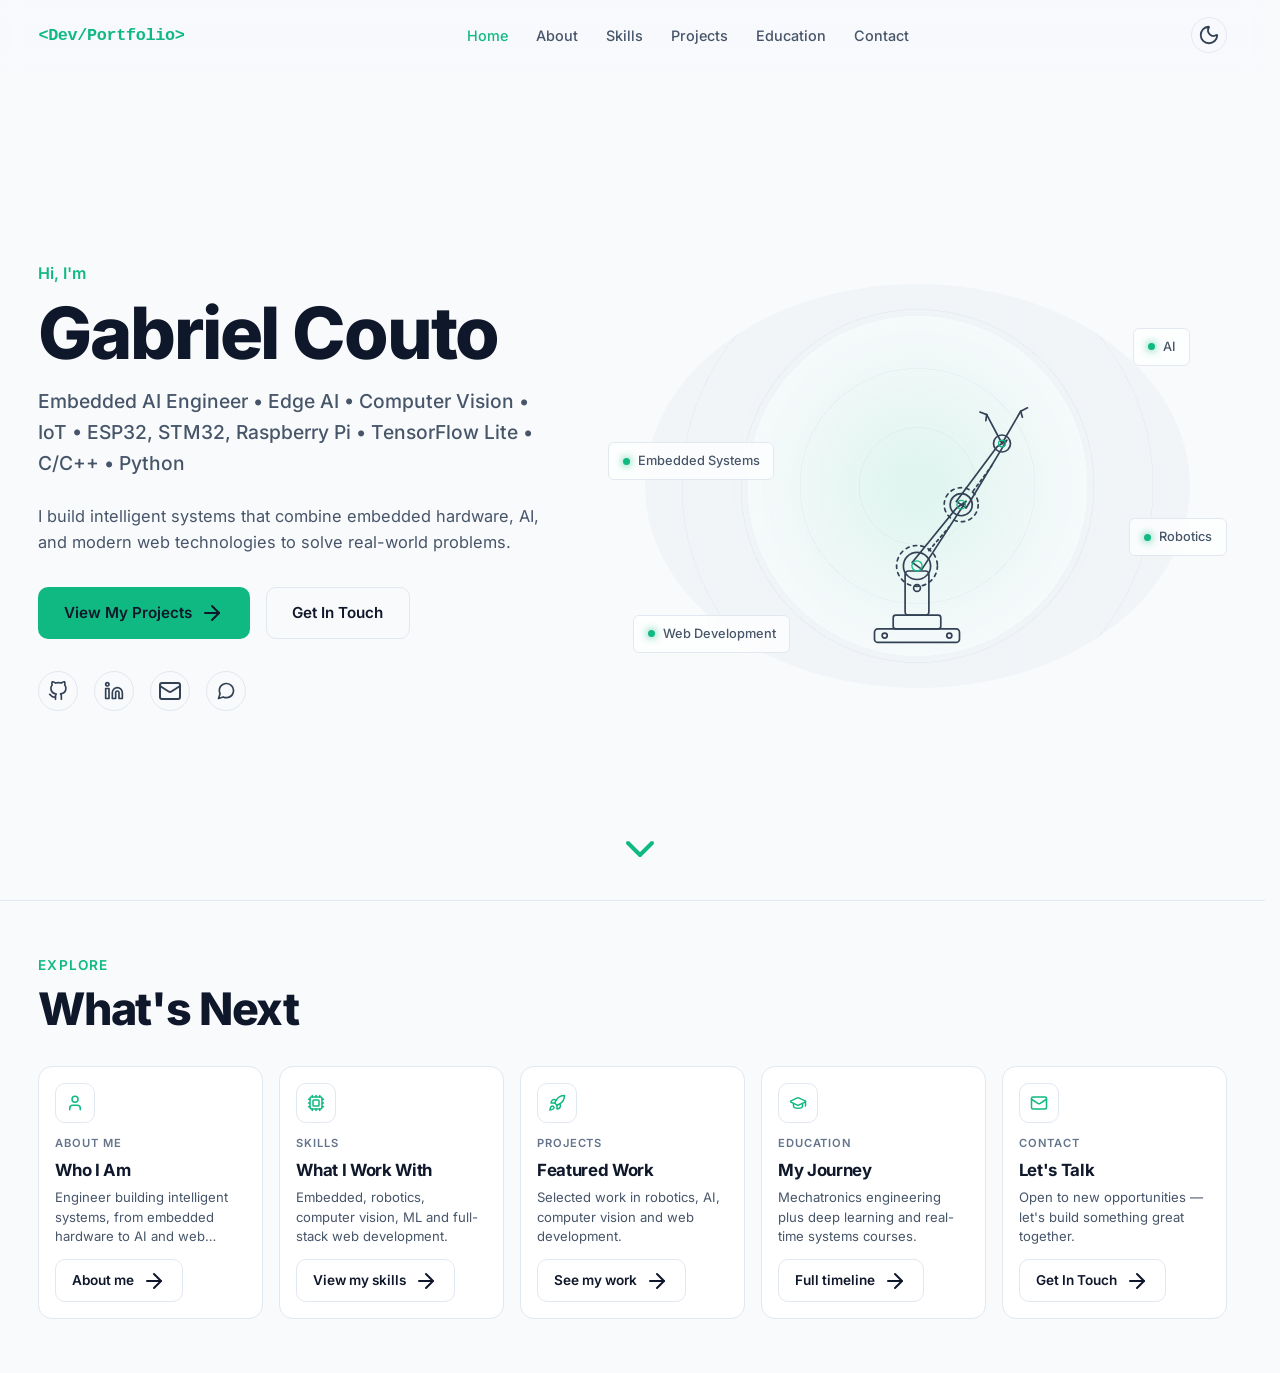
<file: frontend/index.html>
<!DOCTYPE html>
<html lang="en" data-theme="dark">
<head>
  <meta charset="UTF-8">
  <meta name="viewport" content="width=device-width, initial-scale=1.0">
  <title>Gabriel Couto</title>
  <meta name="description" content="Portfolio of Gabriel Couto, Mechatronics Engineer and Full Stack Developer specialized in Robotics, Embedded Systems, AI, Computer Vision and Software Development.">
  <link rel="icon" type="image/png" href="assets/favicon.png">

  <link rel="stylesheet" href="css/fonts.css">
  <link rel="stylesheet" href="css/tokens.css">
  <link rel="stylesheet" href="css/global.css">
  <link rel="stylesheet" href="css/components.css">
  <link rel="stylesheet" href="css/animations.css">
  <link rel="stylesheet" href="css/responsive.css">

  <script>
    (function () {
      try {
        var theme = localStorage.getItem("theme");
        if (theme !== "dark" && theme !== "light") {
          theme = window.matchMedia("(prefers-color-scheme: light)").matches ? "light" : "dark";
        }
        document.documentElement.setAttribute("data-theme", theme);
      } catch (e) {}
    })();
  </script>

  <script src="assets/vendor/lucide.min.js" defer></script>
  <script type="module" src="js/main.js"></script>
</head>
<body>
  <main id="home" class="home-page">

    <header class="site-header">
      <a href="#home" class="logo" aria-label="Back to home">&lt;Dev/Portfolio&gt;</a>

      <nav class="nav" data-nav-menu id="nav-menu" aria-label="Main navigation">
        <ul class="nav__list" role="list">
          <li>
            <a class="nav__link is-active" href="#home" data-nav-link>Home</a>
          </li>
          <li>
            <a class="nav__link" href="pages/about.html#about" data-nav-link>About</a>
          </li>
          <li>
            <a class="nav__link" href="pages/skills.html#skills" data-nav-link>Skills</a>
          </li>
          <li>
            <a class="nav__link" href="index.html#projects" data-coming-soon data-nav-link>Projects</a>
          </li>
          <li>
            <a class="nav__link" href="pages/education.html#education" data-nav-link>Education</a>
          </li>
          <li>
            <a class="nav__link" href="#contact" data-contact-popup data-nav-link>Contact</a>
          </li>
        </ul>
      </nav>

      <div class="header__actions">
        <button class="theme-toggle" type="button" data-theme-toggle aria-label="Toggle theme">
          <i data-lucide="sun"></i>
          <i data-lucide="moon"></i>
        </button>
        <button class="nav-toggle" type="button" data-nav-toggle aria-label="Open menu" aria-expanded="false" aria-controls="nav-menu">
          <i data-lucide="menu"></i>
          <i data-lucide="x"></i>
        </button>
      </div>
    </header>

    <section class="hero" aria-labelledby="hero-title">

      <div class="hero__content">
        <p class="hero__greeting">Hi, I'm</p>

        <h1 id="hero-title" class="hero__title">Gabriel Couto</h1>

        <p class="hero__subtitle">Embedded AI Engineer &bull; Edge AI &bull; Computer Vision &bull; IoT &bull; ESP32, STM32, Raspberry Pi &bull; TensorFlow Lite &bull; C/C++ &bull; Python</p>

        <p class="hero__description">
          I build intelligent systems that combine embedded hardware, AI, and modern web
          technologies to solve real-world problems.
        </p>

        <div class="hero__actions">
          <a class="btn btn--primary" href="#projects" data-coming-soon>
            View My Projects
            <i data-lucide="arrow-right"></i>
          </a>
          <button type="button" class="btn btn--secondary" data-contact-popup>
            Get In Touch
          </button>
        </div>

        <div data-social-links></div>
      </div>

      <div class="hero__visualization" aria-hidden="true">
        <svg class="robotic-arm" viewBox="0 0 400 400" fill="none" stroke-width="2" stroke-linecap="round" stroke-linejoin="round" role="img" aria-label="Wireframe of a robotic arm">
          <g stroke="currentColor">
            <rect x="150" y="368" width="100" height="16" rx="4"/>
            <rect x="172" y="352" width="56" height="16" rx="3"/>
            <rect x="186" y="300" width="28" height="52" rx="4"/>
            <circle cx="200" cy="320" r="4"/>
            <circle cx="200" cy="294" r="16"/>
            <circle cx="200" cy="294" r="24" stroke-dasharray="4 5"/>
            <polygon points="194.3,289.9 246.3,226.1 257.7,217.9 205.7,298.1"/>
            <line x1="214" y1="276" x2="238" y2="248" stroke-dasharray="3 4"/>
            <circle cx="252" cy="222" r="13"/>
            <circle cx="252" cy="222" r="20" stroke-dasharray="4 5"/>
            <polygon points="246.2,218.1 294.2,153.9 305.8,146.1 257.8,225.9"/>
            <line x1="266" y1="206" x2="288" y2="176" stroke-dasharray="3 4"/>
            <circle cx="300" cy="150" r="10"/>
            <path d="M300 150 L322 112"/>
            <path d="M322 112 l8 -4"/>
            <path d="M322 112 l2 7"/>
            <path d="M300 150 L282 116"/>
            <path d="M282 116 l-8 -3"/>
            <path d="M282 116 l-1 7"/>
            <circle cx="162" cy="376" r="3"/>
            <circle cx="238" cy="376" r="3"/>
          </g>
          <g class="accent" stroke-width="1.5">
            <circle cx="200" cy="294" r="6"/>
            <circle cx="252" cy="222" r="5"/>
            <circle cx="300" cy="150" r="4"/>
          </g>
        </svg>

        <div class="tech-tag tech-tag--ai">
          <span class="tech-tag__indicator"></span>
          <span class="tech-tag__label">AI</span>
        </div>

        <div class="tech-tag tech-tag--robotics">
          <span class="tech-tag__indicator"></span>
          <span class="tech-tag__label">Robotics</span>
        </div>

        <div class="tech-tag tech-tag--embedded">
          <span class="tech-tag__indicator"></span>
          <span class="tech-tag__label">Embedded&nbsp;Systems</span>
        </div>

        <div class="tech-tag tech-tag--web">
          <span class="tech-tag__indicator"></span>
          <span class="tech-tag__label">Web&nbsp;Development</span>
        </div>
      </div>

      <a class="hero__scroll" href="#projects" aria-label="Scroll to next section">
        <svg width="60" height="60" viewBox="0 0 24 24" fill="none" stroke="currentColor" stroke-width="2" stroke-linecap="round" stroke-linejoin="round" aria-hidden="true">
          <polyline points="6 9 12 15 18 9"></polyline>
        </svg>
      </a>
    </section>

    <section id="projects" class="home-cards" aria-labelledby="cards-title">
      <header class="home-cards__header">
        <p class="section-label">Explore</p>
        <h2 id="cards-title" class="section-title">What's Next</h2>
      </header>

      <div class="home-cards__grid">

        <a class="home-card" href="pages/about.html#about" aria-label="About me">
          <span class="home-card__icon" aria-hidden="true">
            <i data-lucide="user"></i>
          </span>
          <span class="home-card__body">
            <p class="home-card__label">About Me</p>
            <h3 class="home-card__title">Who I Am</h3>
            <p class="home-card__description">
              Engineer building intelligent systems, from embedded
              hardware to AI and web applications.
            </p>
          </span>
          <span class="btn btn--secondary home-card__button">
            About me <i data-lucide="arrow-right"></i>
          </span>
        </a>

        <a class="home-card" href="pages/skills.html#skills" aria-label="View my skills">
          <span class="home-card__icon" aria-hidden="true">
            <i data-lucide="cpu"></i>
          </span>
          <span class="home-card__body">
            <p class="home-card__label">Skills</p>
            <h3 class="home-card__title">What I Work With</h3>
            <p class="home-card__description">
              Embedded, robotics, computer vision, ML and
              full-stack web development.
            </p>
          </span>
          <span class="btn btn--secondary home-card__button">
            View my skills <i data-lucide="arrow-right"></i>
          </span>
        </a>

        <div class="home-card" role="button" tabindex="0" data-coming-soon aria-label="Projects coming soon">
          <span class="home-card__icon" aria-hidden="true">
            <i data-lucide="rocket"></i>
          </span>
          <span class="home-card__body">
            <p class="home-card__label">Projects</p>
            <h3 class="home-card__title">Featured Work</h3>
            <p class="home-card__description">
              Selected work in robotics, AI, computer
              vision and web development.
            </p>
          </span>
          <span class="btn btn--secondary home-card__button">
            See my work <i data-lucide="arrow-right"></i>
          </span>
        </div>

        <a class="home-card" href="pages/education.html#education" aria-label="Full timeline">
          <span class="home-card__icon" aria-hidden="true">
            <i data-lucide="graduation-cap"></i>
          </span>
          <span class="home-card__body">
            <p class="home-card__label">Education</p>
            <h3 class="home-card__title">My Journey</h3>
            <p class="home-card__description">
              Mechatronics engineering plus deep learning
              and real-time systems courses.
            </p>
          </span>
          <span class="btn btn--secondary home-card__button">
            Full timeline <i data-lucide="arrow-right"></i>
          </span>
        </a>

        <a class="home-card" href="mailto:gabrihcosta@gmail.com" aria-label="Get in touch by email">
          <span class="home-card__icon" aria-hidden="true">
            <i data-lucide="mail"></i>
          </span>
          <span class="home-card__body">
            <p class="home-card__label">Contact</p>
            <h3 class="home-card__title">Let's Talk</h3>
            <p class="home-card__description">
              Open to new opportunities — let's build something
              great together.
            </p>
          </span>
          <span class="btn btn--secondary home-card__button">
            Get In Touch <i data-lucide="arrow-right"></i>
          </span>
        </a>

      </div>
    </section>

    <span id="contact" class="home-cards__anchor" aria-hidden="true"></span>

    <div class="contact-popup" data-contact-popup-modal hidden>
      <div class="contact-popup__backdrop" data-close-contact-popup></div>
      <div class="contact-popup__card" role="dialog" aria-labelledby="contact-popup-title">
        <button type="button" class="contact-popup__close" data-close-contact-popup aria-label="Close">
          <i data-lucide="x"></i>
        </button>
        <p class="contact-popup__title" id="contact-popup-title">Get In Touch</p>
        <p class="contact-popup__message">
          Thanks for reaching out! If you'd like to stay in touch, feel free
          to send me a message through any of these channels.
        </p>
        <div class="contact-popup__channels">
          <a class="contact-popup__channel" href="https://wa.me/5541991870893" target="_blank" rel="noopener noreferrer" aria-label="WhatsApp">
            <svg width="20" height="20" viewBox="0 0 24 24" fill="none" stroke="currentColor" stroke-width="2" stroke-linecap="round" stroke-linejoin="round" aria-hidden="true"><path d="M21 11.5a8.38 8.38 0 0 1-.9 3.8 8.5 8.5 0 0 1-7.6 4.7 8.38 8.38 0 0 1-3.8-.9L3 21l1.9-5.7a8.38 8.38 0 0 1-.9-3.8 8.5 8.5 0 0 1 4.7-7.6 8.38 8.38 0 0 1 3.8-.9h.5a8.48 8.48 0 0 1 8 8v.5z"/></svg>
          </a>
          <a class="contact-popup__channel" href="https://www.linkedin.com/in/gabriel-henrique-couto-da-costa/" target="_blank" rel="noopener noreferrer" aria-label="LinkedIn">
            <svg width="20" height="20" viewBox="0 0 24 24" fill="none" stroke="currentColor" stroke-width="2" stroke-linecap="round" stroke-linejoin="round" aria-hidden="true"><path d="M16 8a6 6 0 0 1 6 6v7h-4v-7a2 2 0 0 0-2-2 2 2 0 0 0-2 2v7h-4v-7a6 6 0 0 1 6-6z"/><rect x="2" y="9" width="4" height="12"/><circle cx="4" cy="4" r="2"/></svg>
          </a>
          <a class="contact-popup__channel" href="mailto:gabrihcosta@gmail.com" aria-label="Email">
            <i data-lucide="mail"></i>
          </a>
        </div>
      </div>
    </div>

    <div data-back-to-top></div>

  </main>
</body>
</html>
</file>
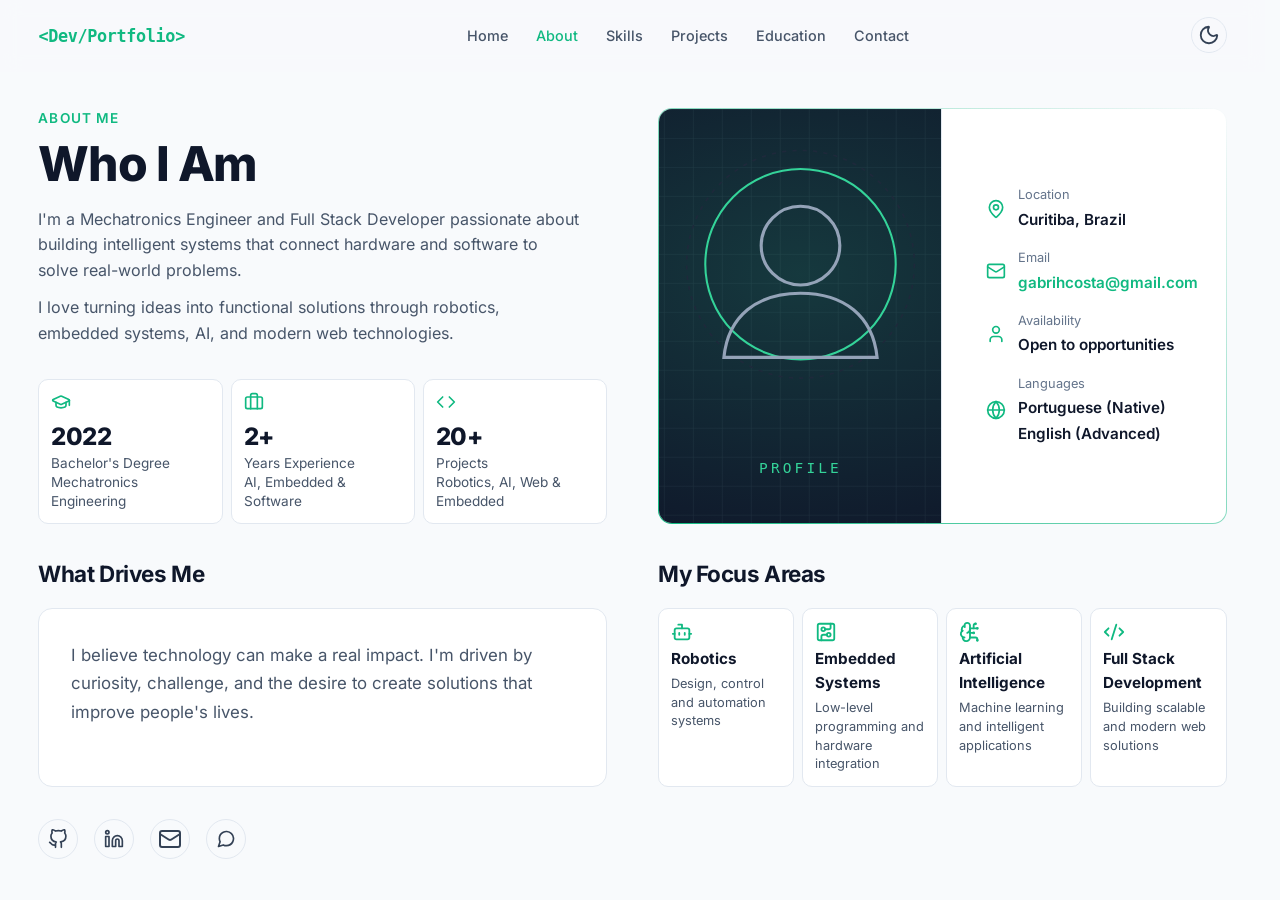
<file: frontend/pages/about.html>
<!DOCTYPE html>
<html lang="en" data-theme="dark">
<head>
  <meta charset="UTF-8">
  <meta name="viewport" content="width=device-width, initial-scale=1.0">
  <title>Gabriel Couto</title>
  <meta name="description" content="About Gabriel Couto, Mechatronics Engineer and Full Stack Developer focused on Robotics, Embedded Systems, AI and modern web technologies.">
  <link rel="icon" type="image/png" href="../assets/favicon.png">

  <link rel="stylesheet" href="../css/fonts.css">
  <link rel="stylesheet" href="../css/tokens.css">
  <link rel="stylesheet" href="../css/global.css">
  <link rel="stylesheet" href="../css/components.css">
  <link rel="stylesheet" href="../css/animations.css">
  <link rel="stylesheet" href="../css/responsive.css">

  <script>
    (function () {
      try {
        var theme = localStorage.getItem("theme");
        if (theme !== "dark" && theme !== "light") {
          theme = window.matchMedia("(prefers-color-scheme: light)").matches ? "light" : "dark";
        }
        document.documentElement.setAttribute("data-theme", theme);
      } catch (e) {}
    })();
  </script>

  <script src="../assets/vendor/lucide.min.js" defer></script>
  <script type="module" src="../js/pages/about.js"></script>
</head>
<body>
  <main id="about" class="home-page about-page">

    <header class="site-header">
      <a href="../index.html#home" class="logo" aria-label="Back to home">&lt;Dev/Portfolio&gt;</a>

      <nav class="nav" data-nav-menu id="nav-menu" aria-label="Main navigation">
        <ul class="nav__list" role="list">
          <li>
            <a class="nav__link" href="../index.html#home" data-nav-link>Home</a>
          </li>
          <li>
            <a class="nav__link is-active" href="#about" data-nav-link>About</a>
          </li>
          <li>
            <a class="nav__link" href="../pages/skills.html#skills" data-nav-link>Skills</a>
          </li>
          <li>
            <a class="nav__link" href="../index.html#projects" data-coming-soon data-nav-link>Projects</a>
          </li>
          <li>
            <a class="nav__link" href="../pages/education.html#education" data-nav-link>Education</a>
          </li>
          <li>
            <a class="nav__link" href="../index.html#contact-popup" data-nav-link>Contact</a>
          </li>
        </ul>
      </nav>

      <div class="header__actions">
        <button class="theme-toggle" type="button" data-theme-toggle aria-label="Toggle theme">
          <i data-lucide="sun"></i>
          <i data-lucide="moon"></i>
        </button>
        <button class="nav-toggle" type="button" data-nav-toggle aria-label="Open menu" aria-expanded="false" aria-controls="nav-menu">
          <i data-lucide="menu"></i>
          <i data-lucide="x"></i>
        </button>
      </div>
    </header>

    <section class="about-section" aria-labelledby="about-title">

      <div class="about-layout">

        <div class="about-content">
          <header class="section-header">
            <p class="section-label">About Me</p>
            <h1 id="about-title" class="section-title">Who I Am</h1>
            <p class="section-description">
              I'm a Mechatronics Engineer and Full Stack Developer passionate about building
              intelligent systems that connect hardware and software to solve real-world
              problems.
            </p>
            <p class="section-description">
              I love turning ideas into functional solutions through robotics, embedded
              systems, AI, and modern web technologies.
            </p>
          </header>

          <section class="highlights" aria-label="Professional highlights">
            <div class="highlights-grid" data-highlights-grid></div>
          </section>
        </div>

        <div class="profile-panel" aria-label="Profile information">
          <img class="profile-image" src="../assets/profile.svg" alt="Gabriel Couto, Mechatronics Engineer and Full Stack Developer">

          <ul class="profile-info" role="list" data-profile-info></ul>
        </div>

        <section class="drives" aria-labelledby="drives-title">
          <h2 id="drives-title" class="subheading">What Drives Me</h2>
          <blockquote class="quote-card">
            <span class="quote-card__mark" aria-hidden="true">&ldquo;</span>
            <p>
              I believe technology can make a real impact. I'm driven by curiosity,
              challenge, and the desire to create solutions that improve people's lives.
            </p>
          </blockquote>
        </section>

        <section class="focus" aria-labelledby="focus-title">
          <h2 id="focus-title" class="subheading">My Focus Areas</h2>
          <div class="focus-grid" data-focus-grid></div>
        </section>

      </div>

      <div class="page-social">
        <div data-social-links></div>
      </div>

    </section>

    <div data-back-to-top></div>

  </main>
</body>
</html>
</file>
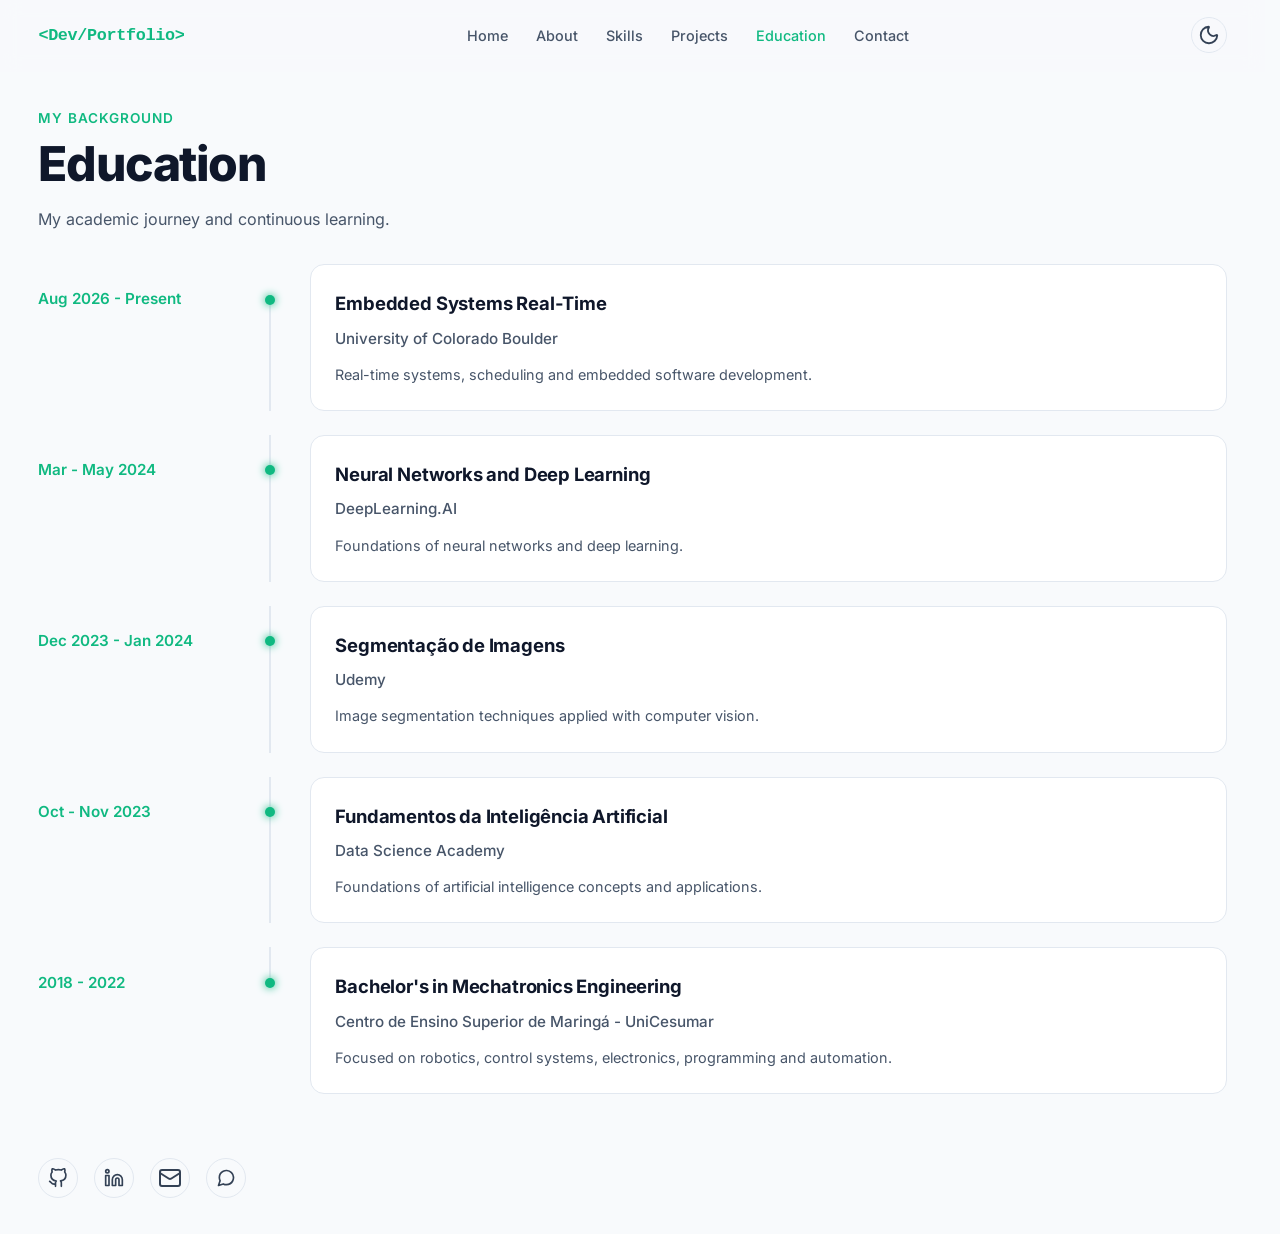
<file: frontend/pages/education.html>
<!DOCTYPE html>
<html lang="en" data-theme="dark">
<head>
  <meta charset="UTF-8">
  <meta name="viewport" content="width=device-width, initial-scale=1.0">
  <title>Gabriel Couto</title>
  <meta name="description" content="Education of Gabriel Couto: Bachelor's in Mechatronics Engineering, continuous learning and AI specialization.">
  <link rel="icon" type="image/png" href="../assets/favicon.png">

  <link rel="stylesheet" href="../css/fonts.css">
  <link rel="stylesheet" href="../css/tokens.css">
  <link rel="stylesheet" href="../css/global.css">
  <link rel="stylesheet" href="../css/components.css">
  <link rel="stylesheet" href="../css/animations.css">
  <link rel="stylesheet" href="../css/responsive.css">

  <script>
    (function () {
      try {
        var theme = localStorage.getItem("theme");
        if (theme !== "dark" && theme !== "light") {
          theme = window.matchMedia("(prefers-color-scheme: light)").matches ? "light" : "dark";
        }
        document.documentElement.setAttribute("data-theme", theme);
      } catch (e) {}
    })();
  </script>

  <script src="../assets/vendor/lucide.min.js" defer></script>
  <script type="module" src="../js/pages/education.js"></script>
</head>
<body>
  <main id="education" class="home-page education-page">

    <header class="site-header">
      <a href="../index.html#home" class="logo" aria-label="Back to home">&lt;Dev/Portfolio&gt;</a>

      <nav class="nav" data-nav-menu id="nav-menu" aria-label="Main navigation">
        <ul class="nav__list" role="list">
          <li>
            <a class="nav__link" href="../index.html#home" data-nav-link>Home</a>
          </li>
          <li>
            <a class="nav__link" href="../pages/about.html#about" data-nav-link>About</a>
          </li>
          <li>
            <a class="nav__link" href="../pages/skills.html#skills" data-nav-link>Skills</a>
          </li>
          <li>
            <a class="nav__link" href="../index.html#projects" data-coming-soon data-nav-link>Projects</a>
          </li>
          <li>
            <a class="nav__link is-active" href="#education" data-nav-link>Education</a>
          </li>
          <li>
            <a class="nav__link" href="../index.html#contact-popup" data-nav-link>Contact</a>
          </li>
        </ul>
      </nav>

      <div class="header__actions">
        <button class="theme-toggle" type="button" data-theme-toggle aria-label="Toggle theme">
          <i data-lucide="sun"></i>
          <i data-lucide="moon"></i>
        </button>
        <button class="nav-toggle" type="button" data-nav-toggle aria-label="Open menu" aria-expanded="false" aria-controls="nav-menu">
          <i data-lucide="menu"></i>
          <i data-lucide="x"></i>
        </button>
      </div>
    </header>

    <section class="page-section" aria-labelledby="education-title">
      <header class="section-header">
        <p class="section-label">My Background</p>
        <h1 id="education-title" class="section-title">Education</h1>
        <p class="section-description">
          My academic journey and continuous learning.
        </p>
      </header>

      <div class="education-timeline" data-education-timeline></div>

      <div class="page-social">
        <div data-social-links></div>
      </div>
    </section>

    <div data-back-to-top></div>

  </main>
</body>
</html>
</file>
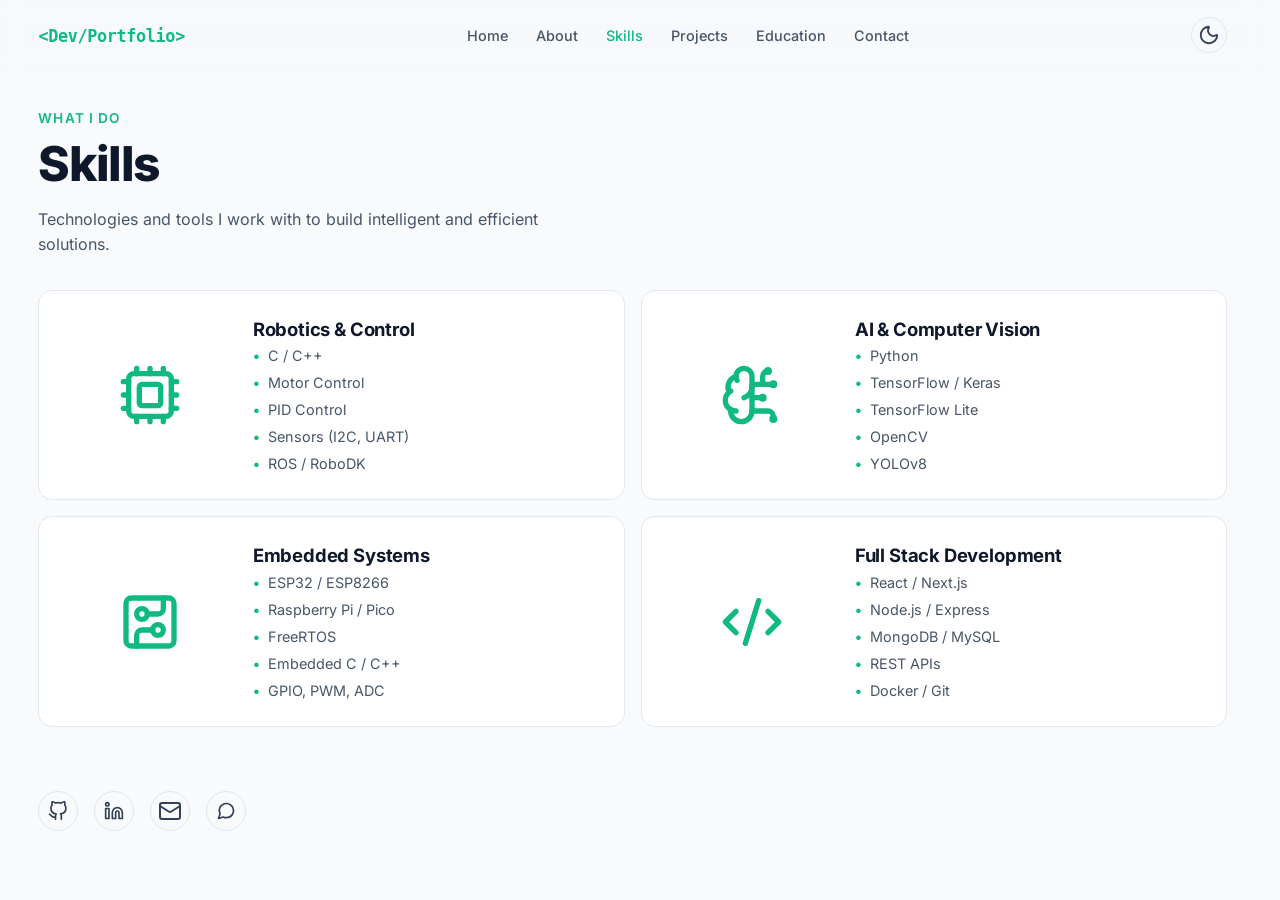
<file: frontend/pages/skills.html>
<!DOCTYPE html>
<html lang="en" data-theme="dark">
<head>
  <meta charset="UTF-8">
  <meta name="viewport" content="width=device-width, initial-scale=1.0">
  <title>Gabriel Couto</title>
  <meta name="description" content="Technical skills of Gabriel Couto: Robotics & Control, AI & Computer Vision, Embedded Systems and Full Stack Development.">
  <link rel="icon" type="image/png" href="../assets/favicon.png">

  <link rel="stylesheet" href="../css/fonts.css">
  <link rel="stylesheet" href="../css/tokens.css">
  <link rel="stylesheet" href="../css/global.css">
  <link rel="stylesheet" href="../css/components.css">
  <link rel="stylesheet" href="../css/animations.css">
  <link rel="stylesheet" href="../css/responsive.css">

  <script>
    (function () {
      try {
        var theme = localStorage.getItem("theme");
        if (theme !== "dark" && theme !== "light") {
          theme = window.matchMedia("(prefers-color-scheme: light)").matches ? "light" : "dark";
        }
        document.documentElement.setAttribute("data-theme", theme);
      } catch (e) {}
    })();
  </script>

  <script src="../assets/vendor/lucide.min.js" defer></script>
  <script type="module" src="../js/pages/skills.js"></script>
</head>
<body>
  <main id="skills" class="home-page skills-page">

    <header class="site-header">
      <a href="../index.html#home" class="logo" aria-label="Back to home">&lt;Dev/Portfolio&gt;</a>

      <nav class="nav" data-nav-menu id="nav-menu" aria-label="Main navigation">
        <ul class="nav__list" role="list">
          <li>
            <a class="nav__link" href="../index.html#home" data-nav-link>Home</a>
          </li>
          <li>
            <a class="nav__link" href="../pages/about.html#about" data-nav-link>About</a>
          </li>
          <li>
            <a class="nav__link is-active" href="#skills" data-nav-link>Skills</a>
          </li>
          <li>
            <a class="nav__link" href="../index.html#projects" data-coming-soon data-nav-link>Projects</a>
          </li>
          <li>
            <a class="nav__link" href="../pages/education.html#education" data-nav-link>Education</a>
          </li>
          <li>
            <a class="nav__link" href="../index.html#contact-popup" data-nav-link>Contact</a>
          </li>
        </ul>
      </nav>

      <div class="header__actions">
        <button class="theme-toggle" type="button" data-theme-toggle aria-label="Toggle theme">
          <i data-lucide="sun"></i>
          <i data-lucide="moon"></i>
        </button>
        <button class="nav-toggle" type="button" data-nav-toggle aria-label="Open menu" aria-expanded="false" aria-controls="nav-menu">
          <i data-lucide="menu"></i>
          <i data-lucide="x"></i>
        </button>
      </div>
    </header>

    <section class="page-section" aria-labelledby="skills-title">
      <header class="section-header">
        <p class="section-label">What I Do</p>
        <h1 id="skills-title" class="section-title">Skills</h1>
        <p class="section-description">
          Technologies and tools I work with to build intelligent and efficient solutions.
        </p>
      </header>

      <div class="skills-grid" data-skills-grid></div>

      <div class="page-social">
        <div data-social-links></div>
      </div>
    </section>

    <div data-back-to-top></div>

  </main>
</body>
</html>
</file>
<file: frontend/css/fonts.css>
@font-face {
  font-family: "Inter";
  font-style: normal;
  font-weight: 400;
  font-display: swap;
  src: url("../assets/fonts/Inter-Variable.woff2") format("woff2");
  unicode-range: U+0000-00FF, U+0131, U+0152-0153, U+02BB-02BC, U+02C6, U+02DA, U+02DC, U+0304, U+0308, U+0329, U+2000-206F, U+20AC, U+2122, U+2191, U+2193, U+2212, U+2215, U+FEFF, U+FFFD;
}

@font-face {
  font-family: "Inter";
  font-style: normal;
  font-weight: 500;
  font-display: swap;
  src: url("../assets/fonts/Inter-Variable.woff2") format("woff2");
  unicode-range: U+0000-00FF, U+0131, U+0152-0153, U+02BB-02BC, U+02C6, U+02DA, U+02DC, U+0304, U+0308, U+0329, U+2000-206F, U+20AC, U+2122, U+2191, U+2193, U+2212, U+2215, U+FEFF, U+FFFD;
}

@font-face {
  font-family: "Inter";
  font-style: normal;
  font-weight: 600;
  font-display: swap;
  src: url("../assets/fonts/Inter-Variable.woff2") format("woff2");
  unicode-range: U+0000-00FF, U+0131, U+0152-0153, U+02BB-02BC, U+02C6, U+02DA, U+02DC, U+0304, U+0308, U+0329, U+2000-206F, U+20AC, U+2122, U+2191, U+2193, U+2212, U+2215, U+FEFF, U+FFFD;
}

@font-face {
  font-family: "Inter";
  font-style: normal;
  font-weight: 700;
  font-display: swap;
  src: url("../assets/fonts/Inter-Variable.woff2") format("woff2");
  unicode-range: U+0000-00FF, U+0131, U+0152-0153, U+02BB-02BC, U+02C6, U+02DA, U+02DC, U+0304, U+0308, U+0329, U+2000-206F, U+20AC, U+2122, U+2191, U+2193, U+2212, U+2215, U+FEFF, U+FFFD;
}

@font-face {
  font-family: "Inter";
  font-style: normal;
  font-weight: 800;
  font-display: swap;
  src: url("../assets/fonts/Inter-Variable.woff2") format("woff2");
  unicode-range: U+0000-00FF, U+0131, U+0152-0153, U+02BB-02BC, U+02C6, U+02DA, U+02DC, U+0304, U+0308, U+0329, U+2000-206F, U+20AC, U+2122, U+2191, U+2193, U+2212, U+2215, U+FEFF, U+FFFD;
}
</file>
<file: frontend/css/tokens.css>
:root {
  --font-sans: "Inter", system-ui, -apple-system, "Segoe UI", Roboto, sans-serif;
  --font-mono: "JetBrains Mono", "Fira Code", ui-monospace, SFMono-Regular, Menlo, monospace;

  --color-bg: #0f172a;
  --color-bg-secondary: #111827;
  --color-card: #111827;
  --color-elevated: #162033;
  --color-text: #f8fafc;
  --color-text-secondary: #94a3b8;
  --color-text-subtle: #64748b;
  --color-accent: #34d399;
  --color-accent-hover: #10b981;
  --color-border: #1e293b;
  --color-icon: #cbd5e1;

  --radius-sm: 6px;
  --radius-md: 10px;
  --radius-lg: 14px;
  --radius-pill: 999px;

  --space-1: 0.25rem;
  --space-2: 0.5rem;
  --space-3: 0.75rem;
  --space-4: 1rem;
  --space-6: 1.5rem;
  --space-8: 2rem;
  --space-12: 3rem;

  --container-max: 1440px;
  --header-height: 72px;

  --transition-fast: 150ms ease;
  --transition-base: 250ms ease;

  --shadow-glow: 0 0 20px rgba(52, 211, 153, 0.25);
}

[data-theme="light"] {
  --color-bg: #f8fafc;
  --color-bg-secondary: #f1f5f9;
  --color-card: #ffffff;
  --color-elevated: #ffffff;
  --color-text: #0f172a;
  --color-text-secondary: #475569;
  --color-text-subtle: #64748b;
  --color-accent: #10b981;
  --color-accent-hover: #059669;
  --color-border: #e2e8f0;
  --color-icon: #334155;

  --shadow-glow: 0 0 20px rgba(16, 185, 129, 0.2);
}
</file>
<file: frontend/css/global.css>
*,
*::before,
*::after {
  box-sizing: border-box;
}

* {
  margin: 0;
}

html {
  scroll-behavior: smooth;
  scrollbar-gutter: stable;
}

body {
  font-family: var(--font-sans);
  background: var(--color-bg);
  color: var(--color-text);
  line-height: 1.6;
  overflow-x: hidden;
  -webkit-font-smoothing: antialiased;
}

img,
svg {
  display: block;
  max-width: 100%;
}

a {
  color: inherit;
  text-decoration: none;
}

button {
  font: inherit;
  color: inherit;
  background: none;
  border: none;
  cursor: pointer;
}

ul[role="list"] {
  list-style: none;
  padding: 0;
  margin: 0;
}

::selection {
  background: var(--color-accent);
  color: var(--color-bg);
}

:focus-visible {
  outline: 2px solid var(--color-accent);
  outline-offset: 3px;
  border-radius: 2px;
}

@media (prefers-reduced-motion: reduce) {
  html {
    scroll-behavior: auto;
  }

  *,
  *::before,
  *::after {
    animation-duration: 0.01ms !important;
    animation-delay: 0ms !important;
    animation-iteration-count: 1 !important;
    transition-duration: 0.01ms !important;
  }
}
</file>
<file: frontend/css/components.css>
.home-page {
  max-width: var(--container-max);
  margin-inline: auto;
  min-height: 100vh;
  position: relative;
  background: var(--color-bg);
}

.site-header {
  position: sticky;
  top: 0;
  z-index: 50;
  display: flex;
  align-items: center;
  justify-content: space-between;
  gap: var(--space-6);
  height: var(--header-height);
  padding-inline: clamp(1.25rem, 3vw, 2.5rem);
  background: color-mix(in srgb, var(--color-bg) 85%, transparent);
}

.site-header::before {
  content: "";
  position: absolute;
  inset: 0;
  z-index: -1;
  background: color-mix(in srgb, var(--color-bg) 85%, transparent);
  backdrop-filter: blur(10px);
  -webkit-backdrop-filter: blur(10px);
}

.logo {
  font-family: var(--font-mono);
  font-weight: 700;
  font-size: 1.05rem;
  letter-spacing: -0.02em;
  color: var(--color-accent);
  white-space: nowrap;
}

.logo:hover {
  color: var(--color-accent-hover);
}

.nav__list {
  display: flex;
  align-items: center;
  gap: clamp(1rem, 2.5vw, 1.75rem);
}

.nav__link {
  font-size: 0.9rem;
  font-weight: 500;
  color: var(--color-text-secondary);
  transition: color var(--transition-fast);
}

.nav__link:hover {
  color: var(--color-accent);
}

.nav__link.is-active {
  color: var(--color-accent);
}

.theme-toggle {
  display: inline-flex;
  align-items: center;
  justify-content: center;
  width: 36px;
  height: 36px;
  border-radius: var(--radius-pill);
  border: 1px solid var(--color-border);
  color: var(--color-icon);
  transition: color var(--transition-fast), border-color var(--transition-fast);
}

.theme-toggle:hover {
  color: var(--color-accent);
  border-color: var(--color-accent);
}

.theme-toggle [data-lucide="moon"] {
  display: none;
}

[data-theme="light"] .theme-toggle [data-lucide="sun"] {
  display: none;
}

[data-theme="light"] .theme-toggle [data-lucide="moon"] {
  display: block;
}

.nav-toggle {
  display: none;
  width: 36px;
  height: 36px;
  align-items: center;
  justify-content: center;
  border-radius: var(--radius-pill);
  border: 1px solid var(--color-border);
  color: var(--color-icon);
  transition: color var(--transition-fast), border-color var(--transition-fast);
}

.nav-toggle [data-lucide="x"] {
  display: none;
}

.nav-toggle.is-open [data-lucide="menu"] {
  display: none;
}

.nav-toggle.is-open [data-lucide="x"] {
  display: block;
}

.nav-toggle:hover {
  color: var(--color-accent);
  border-color: var(--color-accent);
}

.hero {
  position: relative;
  display: grid;
  grid-template-columns: 45fr 55fr;
  align-items: center;
  gap: clamp(2rem, 5vw, 4rem);
  min-height: calc(100vh - var(--header-height));
  padding: clamp(2.5rem, 6vh, 5rem) clamp(1.25rem, 3vw, 2.5rem);
}

.hero__scroll {
  position: fixed;
  left: 50%;
  bottom: clamp(1rem, 3vh, 2rem);
  margin-left: -24px;
  display: flex;
  align-items: center;
  justify-content: center;
  width: 48px;
  height: 48px;
  color: var(--color-accent);
  animation: float-y 2.4s ease-in-out infinite;
  transition: color var(--transition-fast), opacity var(--transition-fast);
  z-index: 10;
}

.hero__scroll:hover {
  color: var(--color-text-secondary);
}

.hero__scroll[hidden] {
  opacity: 0;
  pointer-events: none;
}

.hero__greeting {
  color: var(--color-accent);
  font-size: 1rem;
  font-weight: 600;
  margin-bottom: var(--space-2);
}

.hero__title {
  font-size: clamp(2.6rem, 7vw, 4.5rem);
  font-weight: 800;
  letter-spacing: -0.03em;
  line-height: 1.05;
  color: var(--color-text);
}

.hero__subtitle {
  margin-top: var(--space-4);
  font-size: clamp(1rem, 2vw, 1.2rem);
  font-weight: 500;
  color: var(--color-text-secondary);
}

.hero__description {
  margin-top: var(--space-6);
  max-width: 34rem;
  font-size: 1.02rem;
  color: var(--color-text-secondary);
}

.hero__actions {
  display: flex;
  flex-wrap: wrap;
  gap: var(--space-4);
  margin-top: var(--space-8);
}

.btn {
  display: inline-flex;
  align-items: center;
  justify-content: center;
  gap: var(--space-2);
  padding: 0.8rem 1.6rem;
  border-radius: var(--radius-md);
  font-weight: 600;
  font-size: 0.95rem;
  transition: transform var(--transition-fast), box-shadow var(--transition-fast),
    background var(--transition-fast), border-color var(--transition-fast),
    color var(--transition-fast);
}

.btn--primary {
  background: var(--color-accent);
  color: #0f172a;
}

.btn--primary:hover {
  background: var(--color-accent-hover);
  transform: translateY(-2px);
  box-shadow: var(--shadow-glow);
}

.btn--secondary {
  background: transparent;
  color: var(--color-text);
  border: 1px solid var(--color-border);
}

.btn--secondary:hover {
  border-color: var(--color-accent);
  color: var(--color-accent);
  transform: translateY(-2px);
}

.social-links {
  display: flex;
  align-items: center;
  gap: var(--space-4);
  margin-top: var(--space-8);
}

.social-links__item {
  display: inline-flex;
  align-items: center;
  justify-content: center;
  width: 40px;
  height: 40px;
  border-radius: var(--radius-pill);
  border: 1px solid var(--color-border);
  color: var(--color-icon);
  transition: color var(--transition-fast), border-color var(--transition-fast),
    transform var(--transition-fast);
}

.social-links__item:hover {
  color: var(--color-accent);
  border-color: var(--color-accent);
  transform: translateY(-2px);
}

.hero__visualization {
  position: relative;
  min-height: 440px;
  display: grid;
  place-items: center;
}

.hero__visualization::before {
  content: "";
  position: absolute;
  inset: 4% 6%;
  background:
    radial-gradient(circle, rgba(52, 211, 153, 0.13), transparent 55%),
    repeating-radial-gradient(
      circle at 50% 50%,
      transparent 0 58px,
      rgba(148, 163, 184, 0.08) 58px 59px
    ),
    radial-gradient(circle at 50% 50%, transparent 0 170px, rgba(148, 163, 184, 0.06) 170px 171px);
  border-radius: 50%;
  pointer-events: none;
}

.robotic-arm {
  position: relative;
  width: min(340px, 78%);
  color: var(--color-icon);
}

.robotic-arm .accent {
  stroke: var(--color-accent);
}

.tech-tag {
  position: absolute;
  display: inline-flex;
  align-items: center;
  gap: var(--space-2);
  padding: 0.5rem 0.85rem;
  background: color-mix(in srgb, var(--color-card) 70%, transparent);
  border: 1px solid var(--color-border);
  border-radius: var(--radius-sm);
  color: var(--color-text-secondary);
  font-size: 0.8rem;
  font-weight: 500;
  backdrop-filter: blur(6px);
  -webkit-backdrop-filter: blur(6px);
  white-space: nowrap;
}

.tech-tag__indicator {
  width: 7px;
  height: 7px;
  flex: 0 0 auto;
  border-radius: 50%;
  background: var(--color-accent);
  box-shadow: 0 0 8px var(--color-accent);
}

.tech-tag--ai {
  top: 14%;
  right: 6%;
}

.tech-tag--robotics {
  right: 0%;
  bottom: 34%;
}

.tech-tag--embedded {
  left: 0%;
  top: 40%;
}

.tech-tag--web {
  left: 4%;
  bottom: 12%;
}

.home-cards {
  padding: clamp(2.5rem, 6vh, 5rem) clamp(1.25rem, 3vw, 2.5rem);
  border-top: 1px solid var(--color-border);
}

.home-cards__header {
  margin-bottom: var(--space-8);
}

.home-cards__header .section-title {
  font-size: clamp(2rem, 4.5vw, 2.8rem);
}

.home-cards__grid {
  display: grid;
  grid-template-columns: repeat(5, minmax(0, 1fr));
  gap: var(--space-4);
}

.home-card {
  display: flex;
  flex-direction: column;
  gap: var(--space-3);
  aspect-ratio: 1 / 1;
  padding: var(--space-4);
  border: 1px solid var(--color-border);
  border-radius: var(--radius-lg);
  background: var(--color-card);
  transition: transform var(--transition-base), border-color var(--transition-fast),
    box-shadow var(--transition-base);
}

.home-card:hover {
  transform: translateY(-4px);
  border-color: var(--color-accent);
  box-shadow: 0 12px 32px rgba(15, 23, 42, 0.18);
}

.home-card__icon {
  display: inline-flex;
  align-items: center;
  justify-content: center;
  width: 2.5rem;
  height: 2.5rem;
  border: 1px solid var(--color-border);
  border-radius: var(--radius-md);
  color: var(--color-accent);
  background: var(--color-card);
}

.home-card__icon svg {
  width: 18px;
  height: 18px;
}

.home-card__body {
  display: flex;
  flex-direction: column;
  gap: var(--space-1);
  min-width: 0;
}

.home-card__label {
  font-size: 0.7rem;
  font-weight: 600;
  letter-spacing: 0.08em;
  text-transform: uppercase;
  color: var(--color-text-subtle);
}

.home-card__title {
  font-size: 1.05rem;
  font-weight: 700;
  letter-spacing: -0.02em;
  color: var(--color-text);
}

.home-card__description {
  font-size: 0.82rem;
  line-height: 1.5;
  color: var(--color-text-secondary);
  display: -webkit-box;
  -webkit-line-clamp: 3;
  -webkit-box-orient: vertical;
  overflow: hidden;
}

.home-card__button {
  margin-top: auto;
  align-self: flex-start;
  padding: 0.55rem 1rem;
  font-size: 0.85rem;
}

.home-cards__anchor {
  display: block;
  width: 0;
  height: 0;
}

.back-to-top {
  position: fixed;
  right: 2rem;
  bottom: 2rem;
  z-index: 60;
  width: 46px;
  height: 46px;
  display: grid;
  place-items: center;
  border-radius: 50%;
  background: var(--color-accent);
  color: #0f172a;
  box-shadow: var(--shadow-glow);
  opacity: 0;
  visibility: hidden;
  transform: translateY(10px);
  transition: opacity var(--transition-base), visibility var(--transition-base),
    transform var(--transition-base), background var(--transition-fast);
}

.back-to-top:hover {
  background: var(--color-accent-hover);
  transform: translateY(-2px);
}

.back-to-top.is-visible {
  opacity: 1;
  visibility: visible;
  transform: none;
}

.home-cards,
.home-cards__anchor,
.page-section {
  scroll-margin-top: calc(var(--header-height) + 4px);
}

.skills-page {
  display: flex;
  flex-direction: column;
}

.page-section {
  flex: 1;
  width: 100%;
  padding: clamp(1.5rem, 4vh, 3rem) clamp(1.25rem, 3vw, 2.5rem);
  display: flex;
  flex-direction: column;
}

.section-label {
  color: var(--color-accent);
  font-size: 0.85rem;
  font-weight: 600;
  letter-spacing: 0.08em;
  text-transform: uppercase;
}

.section-title {
  margin-top: var(--space-2);
  font-size: clamp(2.2rem, 5vw, 3rem);
  font-weight: 800;
  letter-spacing: -0.03em;
  line-height: 1.1;
  color: var(--color-text);
}

.section-description {
  margin-top: var(--space-4);
  max-width: 34rem;
  color: var(--color-text-secondary);
}

.skills-grid {
  display: grid;
  grid-template-columns: repeat(2, minmax(0, 1fr));
  gap: var(--space-4);
  margin-top: var(--space-8);
}

.skill-card {
  display: flex;
  align-items: center;
  gap: var(--space-4);
  padding: var(--space-6);
  background: var(--color-card);
  border: 1px solid var(--color-border);
  border-radius: var(--radius-lg);
  transition: transform var(--transition-base), border-color var(--transition-fast),
    box-shadow var(--transition-base);
}

.skill-card:hover {
  transform: translateY(-3px);
  border-color: color-mix(in srgb, var(--color-accent) 45%, var(--color-border));
  box-shadow: 0 8px 24px rgba(15, 23, 42, 0.18);
}

.skill-card__icon {
  flex: 1 1 33.333%;
  min-width: 0;
  display: grid;
  place-items: center;
  color: var(--color-accent);
  transition: color var(--transition-fast);
}

.skill-card:hover .skill-card__icon {
  color: var(--color-accent-hover);
}

.skill-card__icon .lucide {
  width: 64px;
  height: 64px;
}

.skill-card__content {
  flex: 1 1 66.666%;
  min-width: 0;
}

.skill-card__content h2 {
  font-size: 1.15rem;
  font-weight: 700;
  letter-spacing: -0.01em;
  color: var(--color-text);
}

.skill-card__list {
  margin-top: var(--space-3);
  display: grid;
  gap: var(--space-1);
}

.skill-card__list li {
  display: flex;
  align-items: baseline;
  gap: var(--space-2);
  color: var(--color-text-secondary);
  font-size: 0.9rem;
}

.skill-card__list li::before {
  content: "\2022";
  color: var(--color-accent);
  font-weight: 700;
}

.page-social {
  margin-top: var(--space-8);
}

.education-page {
  display: flex;
  flex-direction: column;
}

.education-timeline {
  margin-top: var(--space-8);
  display: grid;
  gap: var(--space-6);
}

.education-entry {
  display: grid;
  grid-template-columns: 12rem 2rem minmax(0, 1fr);
  column-gap: var(--space-6);
  --dot-size: 10px;
  --dot-top: 1.9rem;
  --dot-center: calc(var(--dot-top) + var(--dot-size) / 2);
}

.education-entry__date {
  align-self: start;
  margin-top: calc(var(--dot-center) - 0.76rem);
  color: var(--color-accent);
  font-size: 0.95rem;
  font-weight: 600;
  white-space: nowrap;
}

.education-entry__marker {
  position: relative;
  display: grid;
  justify-items: center;
}

.education-entry__marker::before {
  content: "";
  position: absolute;
  top: 0;
  bottom: 0;
  left: 50%;
  width: 2px;
  transform: translateX(-50%);
  background: var(--color-border);
}

.education-entry__dot {
  position: relative;
  z-index: 1;
  width: var(--dot-size);
  height: var(--dot-size);
  margin-top: var(--dot-top);
  border-radius: 50%;
  background: var(--color-accent);
  box-shadow: 0 0 8px var(--color-accent);
}

.education-entry:first-child .education-entry__marker::before {
  top: var(--dot-center);
}

.education-entry:last-child .education-entry__marker::before {
  bottom: calc(100% - var(--dot-center));
}

.education-card {
  min-width: 0;
  padding: var(--space-6);
  background: var(--color-card);
  border: 1px solid var(--color-border);
  border-radius: var(--radius-lg);
  transition: transform var(--transition-base), border-color var(--transition-fast),
    box-shadow var(--transition-base);
}

.education-card:hover {
  transform: translateY(-2px);
  border-color: color-mix(in srgb, var(--color-accent) 45%, var(--color-border));
  box-shadow: 0 8px 24px rgba(15, 23, 42, 0.18);
}

.education-card h2 {
  font-size: 1.15rem;
  font-weight: 700;
  letter-spacing: -0.01em;
  color: var(--color-text);
}

.education-card__institution {
  margin-top: var(--space-2);
  font-size: 0.95rem;
  font-weight: 500;
  color: var(--color-text-secondary);
}

.education-card__description {
  margin-top: var(--space-3);
  font-size: 0.9rem;
  color: var(--color-text-secondary);
}

.about-page {
  display: flex;
  flex-direction: column;
}

.about-section {
  flex: 1;
  width: 100%;
  padding: clamp(1.5rem, 4vh, 3rem) clamp(1.25rem, 3vw, 2.5rem);
}

.about-layout {
  display: grid;
  grid-template-columns: repeat(2, minmax(0, 1fr));
  column-gap: clamp(2rem, 4vw, 3.5rem);
  row-gap: var(--space-8);
  align-items: stretch;
}

.about-content {
  min-width: 0;
}

.about-content .section-description + .section-description {
  margin-top: var(--space-3);
}

.highlights {
  margin-top: var(--space-8);
}

.highlights-grid {
  display: grid;
  grid-template-columns: repeat(3, minmax(0, 1fr));
  gap: var(--space-2);
}

.highlight-card {
  display: flex;
  flex-direction: column;
  align-items: flex-start;
  gap: var(--space-1);
  padding: var(--space-3);
  background: var(--color-card);
  border: 1px solid var(--color-border);
  border-radius: var(--radius-md);
  transition: transform var(--transition-base), border-color var(--transition-fast),
    box-shadow var(--transition-base);
}

.highlight-card:hover {
  transform: translateY(-3px);
  border-color: color-mix(in srgb, var(--color-accent) 45%, var(--color-border));
  box-shadow: 0 8px 24px rgba(15, 23, 42, 0.18);
}

.highlight-card__icon {
  color: var(--color-accent);
  margin-bottom: var(--space-2);
}

.highlight-card__icon .lucide {
  width: 20px;
  height: 20px;
}

.highlight-card__value {
  font-size: 1.5rem;
  font-weight: 800;
  letter-spacing: -0.02em;
  line-height: 1.1;
  color: var(--color-text);
}

.highlight-card__label {
  font-size: 0.85rem;
  line-height: 1.4;
  color: var(--color-text-secondary);
}

.drives {
  margin-top: 0;
  display: flex;
  flex-direction: column;
}

.subheading {
  font-size: 1.4rem;
  font-weight: 700;
  letter-spacing: -0.02em;
  color: var(--color-text);
  margin-bottom: var(--space-4);
}

.quote-card {
  flex: 1;
  position: relative;
  padding: var(--space-8);
  background: var(--color-card);
  border: 1px solid var(--color-border);
  border-radius: var(--radius-lg);
  overflow: hidden;
}

.quote-card__mark {
  position: absolute;
  top: -0.55em;
  left: var(--space-4);
  font-size: 5.5rem;
  font-weight: 800;
  line-height: 1;
  color: var(--color-accent);
  opacity: 0.85;
  pointer-events: none;
}

.quote-card p {
  position: relative;
  max-width: 34rem;
  font-size: 1.05rem;
  line-height: 1.7;
  color: var(--color-text-secondary);
}

.profile-panel {
  min-width: 0;
  display: grid;
  grid-template-columns: minmax(0, 1fr) 1fr;
  border: 1px solid transparent;
  border-radius: var(--radius-lg);
  background:
    linear-gradient(var(--color-card), var(--color-card)) padding-box,
    linear-gradient(to top right, var(--color-accent), transparent) border-box;
  overflow: hidden;
}

.profile-image {
  width: 100%;
  height: 100%;
  object-fit: cover;
  display: block;
  border-right: 1px solid var(--color-border);
}

ul.profile-info {
  display: grid;
  align-content: center;
  gap: var(--space-4);
  padding: var(--space-6);
  padding-left: calc(var(--space-6) + 20px);
}

.profile-info__item {
  display: flex;
  align-items: center;
  gap: var(--space-3);
}

.profile-info__icon {
  flex: 0 0 auto;
  display: grid;
  place-items: center;
  color: var(--color-accent);
}

.profile-info__icon .lucide {
  width: 20px;
  height: 20px;
}

.profile-info__content {
  display: flex;
  flex-direction: column;
  gap: 2px;
  min-width: 0;
}

.profile-info__label {
  font-size: 0.8rem;
  color: var(--color-text-subtle);
}

.profile-info__value {
  font-size: 0.95rem;
  font-weight: 600;
  color: var(--color-text);
  overflow-wrap: anywhere;
}

.profile-info__value--link {
  color: var(--color-accent);
  transition: color var(--transition-fast);
}

.profile-info__value--link:hover {
  color: var(--color-accent-hover);
}

.focus {
  margin-top: 0;
}

.focus-grid {
  display: grid;
  grid-template-columns: repeat(4, minmax(0, 1fr));
  gap: var(--space-2);
}

.focus-area {
  display: flex;
  flex-direction: column;
  align-items: flex-start;
  gap: var(--space-1);
  padding: var(--space-3);
  background: var(--color-card);
  border: 1px solid var(--color-border);
  border-radius: var(--radius-md);
  transition: transform var(--transition-base), border-color var(--transition-fast),
    box-shadow var(--transition-base);
}

.focus-area:hover {
  transform: translateY(-3px);
  border-color: color-mix(in srgb, var(--color-accent) 45%, var(--color-border));
  box-shadow: 0 8px 24px rgba(15, 23, 42, 0.18);
}

.focus-area__icon {
  color: var(--color-accent);
}

.focus-area__icon .lucide {
  width: 22px;
  height: 22px;
}

.focus-area h3 {
  font-size: 0.95rem;
  font-weight: 700;
  color: var(--color-text);
}

.focus-area p {
  font-size: 0.8rem;
  line-height: 1.45;
  color: var(--color-text-secondary);
}

@media (max-height: 850px) {
  .page-section,
  .about-section {
    padding-top: 0.6rem;
    padding-bottom: 0.6rem;
  }

  .section-title {
    margin-top: var(--space-1);
    font-size: clamp(1.9rem, 4.5vw, 2.4rem);
  }

  .section-description {
    margin-top: var(--space-2);
    font-size: 0.95rem;
  }

  .skills-grid {
    margin-top: var(--space-4);
    gap: var(--space-3);
  }

  .skill-card {
    padding: 0.6rem var(--space-4);
    gap: var(--space-3);
  }

  .skill-card__icon .lucide {
    width: 44px;
    height: 44px;
  }

  .skill-card__content h2 {
    font-size: 1rem;
  }

  .skill-card__list {
    margin-top: var(--space-2);
    gap: var(--space-1);
  }

  .skill-card__list li {
    font-size: 0.85rem;
    line-height: 1.45;
  }

  .page-social {
    margin-top: var(--space-4);
  }
}

@media (max-height: 700px) {
  .section-title {
    font-size: 1.9rem;
  }

  .skills-grid {
    margin-top: var(--space-3);
    gap: var(--space-2);
  }

  .skill-card {
    padding: 0.4rem var(--space-3);
  }

  .skill-card__list li {
    font-size: 0.78rem;
  }

  .page-social {
    margin-top: var(--space-3);
  }
}

/* ── Contact popup ── */

.contact-popup {
  position: fixed;
  inset: 0;
  display: flex;
  align-items: center;
  justify-content: center;
  z-index: 100;
  padding: var(--space-4);
}

.contact-popup[hidden] {
  display: none;
}

.contact-popup__backdrop {
  position: absolute;
  inset: 0;
  background: rgba(15, 23, 42, 0.6);
}

.contact-popup__card {
  position: relative;
  width: 100%;
  max-width: 360px;
  border: 1px solid transparent;
  border-radius: var(--radius-lg);
  padding: var(--space-6) var(--space-6);
  text-align: center;
  box-shadow: 0 16px 48px rgba(15, 23, 42, 0.25);
  background:
    linear-gradient(var(--color-card), var(--color-card)) padding-box,
    linear-gradient(to top right, var(--color-accent), transparent) border-box;
}

.contact-popup__close {
  position: absolute;
  top: var(--space-3);
  right: var(--space-3);
  display: flex;
  align-items: center;
  justify-content: center;
  width: 32px;
  height: 32px;
  border: none;
  border-radius: var(--radius-sm);
  background: transparent;
  color: var(--color-text-secondary);
  cursor: pointer;
  transition: color var(--transition-fast), background var(--transition-fast);
}

.contact-popup__close:hover {
  color: var(--color-text);
  background: var(--color-bg-secondary);
}

.contact-popup__title {
  font-size: 1.15rem;
  font-weight: 700;
  color: var(--color-accent);
  margin-bottom: var(--space-4);
}

.contact-popup__message {
  font-size: 0.92rem;
  color: var(--color-text-secondary);
  line-height: 1.6;
  margin-bottom: var(--space-6);
}

.contact-popup__channels {
  display: flex;
  align-items: center;
  justify-content: center;
  gap: var(--space-4);
}

.contact-popup__channel {
  display: flex;
  align-items: center;
  justify-content: center;
  width: 44px;
  height: 44px;
  border-radius: var(--radius-pill);
  border: 1px solid var(--color-border);
  color: var(--color-icon);
  transition: color var(--transition-fast), border-color var(--transition-fast),
    transform var(--transition-fast);
}

.contact-popup__channel:hover {
  color: var(--color-accent);
  border-color: var(--color-accent);
  transform: translateY(-2px);
}

/* ── Toast ── */

.toast {
  position: fixed;
  bottom: clamp(1rem, 3vh, 2rem);
  left: 50%;
  transform: translateX(-50%) translateY(20px);
  background: var(--color-card);
  color: var(--color-text);
  border: 1px solid var(--color-accent);
  border-radius: var(--radius-lg);
  padding: var(--space-3) var(--space-6);
  font-weight: 600;
  font-size: 0.95rem;
  box-shadow: 0 8px 24px rgba(15, 23, 42, 0.2);
  opacity: 0;
  pointer-events: none;
  transition: opacity var(--transition-fast), transform var(--transition-fast);
  z-index: 200;
}

.toast.is-visible {
  opacity: 1;
  transform: translateX(-50%) translateY(0);
  pointer-events: auto;
}
</file>
<file: frontend/css/animations.css>
@keyframes float-y {
  0%,
  100% {
    transform: translateY(0);
  }
  50% {
    transform: translateY(-8px);
  }
}

@keyframes arm-glow {
  0%,
  100% {
    filter: drop-shadow(0 0 10px rgba(52, 211, 153, 0.22));
  }
  50% {
    filter: drop-shadow(0 0 24px rgba(52, 211, 153, 0.42));
  }
}

.tech-tag {
  animation: float-y 6s ease-in-out infinite;
}

.tech-tag--ai {
  animation-delay: 0s;
}

.tech-tag--robotics {
  animation-delay: 1.2s;
}

.tech-tag--embedded {
  animation-delay: 2s;
}

.tech-tag--web {
  animation-delay: 0.6s;
}

.robotic-arm {
  animation: arm-glow 5s ease-in-out infinite;
}

/* ===== Entrance animations ===== */

@keyframes fade-up {
  from {
    opacity: 0;
    transform: translateY(24px);
  }
  to {
    opacity: 1;
    transform: none;
  }
}

@keyframes fade-in {
  from {
    opacity: 0;
  }
  to {
    opacity: 1;
  }
}

@keyframes scale-in {
  from {
    opacity: 0;
    transform: scale(0.94);
  }
  to {
    opacity: 1;
    transform: none;
  }
}

@keyframes fade-in-left {
  from {
    opacity: 0;
    transform: translateX(-16px);
  }
  to {
    opacity: 1;
    transform: none;
  }
}

.hero__greeting,
.hero__title,
.hero__subtitle,
.hero__description,
.hero__actions,
.hero .social-links,
.page-section .section-label,
.page-section .section-title,
.page-section .section-description,
.about-content .section-label,
.about-content .section-title,
.about-content .section-description,
.drives,
.page-social {
  animation-name: fade-up;
  animation-duration: 0.65s;
  animation-timing-function: cubic-bezier(0.22, 1, 0.36, 1);
  animation-fill-mode: backwards;
}

.skill-card,
.highlights-grid > *,
.focus-grid > * {
  animation-name: fade-up;
  animation-duration: 0.6s;
  animation-timing-function: cubic-bezier(0.22, 1, 0.36, 1);
  animation-fill-mode: backwards;
}

.profile-panel,
.hero__visualization {
  animation-name: scale-in;
  animation-duration: 0.8s;
  animation-timing-function: cubic-bezier(0.22, 1, 0.36, 1);
  animation-fill-mode: backwards;
}

.hero__greeting {
  animation-delay: 0ms;
}

.hero__title {
  animation-delay: 90ms;
}

.hero__subtitle {
  animation-delay: 180ms;
}

.hero__description {
  animation-delay: 270ms;
}

.hero__actions {
  animation-delay: 360ms;
}

.hero .social-links {
  animation-delay: 450ms;
}

.hero__visualization {
  animation-delay: 150ms;
}

.page-section .section-label,
.about-content .section-label {
  animation-delay: 0ms;
}

.page-section .section-title,
.about-content .section-title {
  animation-delay: 90ms;
}

.page-section .section-description,
.about-content .section-description {
  animation-delay: 180ms;
}

.about-content .section-description + .section-description {
  animation-delay: 260ms;
}

.skill-card:nth-child(1) {
  animation-delay: 260ms;
}

.skill-card:nth-child(2) {
  animation-delay: 340ms;
}

.skill-card:nth-child(3) {
  animation-delay: 420ms;
}

.skill-card:nth-child(4) {
  animation-delay: 500ms;
}

.profile-panel {
  animation-delay: 300ms;
}

.highlights-grid > :nth-child(1) {
  animation-delay: 340ms;
}

.highlights-grid > :nth-child(2) {
  animation-delay: 420ms;
}

.highlights-grid > :nth-child(3) {
  animation-delay: 500ms;
}

.drives {
  animation-delay: 480ms;
}

.focus-grid > :nth-child(1) {
  animation-delay: 480ms;
}

.focus-grid > :nth-child(2) {
  animation-delay: 550ms;
}

.focus-grid > :nth-child(3) {
  animation-delay: 620ms;
}

.focus-grid > :nth-child(4) {
  animation-delay: 690ms;
}

.education-entry {
  animation-name: fade-in-left;
  animation-duration: 0.6s;
  animation-timing-function: cubic-bezier(0.22, 1, 0.36, 1);
  animation-fill-mode: backwards;
}

.education-entry:nth-child(1) {
  animation-delay: 120ms;
}

.education-entry:nth-child(2) {
  animation-delay: 220ms;
}

.education-entry:nth-child(3) {
  animation-delay: 320ms;
}

.page-social {
  animation-delay: 800ms;
}

.home-cards.is-in-view .home-card__icon,
.home-cards.is-in-view .home-card__body,
.home-cards.is-in-view .home-card__button {
  animation-name: fade-up;
  animation-duration: 0.6s;
  animation-timing-function: cubic-bezier(0.22, 1, 0.36, 1);
  animation-fill-mode: backwards;
}

.home-cards.is-in-view .home-card:nth-child(1) .home-card__icon,
.home-cards.is-in-view .home-card:nth-child(1) .home-card__body,
.home-cards.is-in-view .home-card:nth-child(1) .home-card__button {
  animation-delay: 0ms;
}

.home-cards.is-in-view .home-card:nth-child(2) .home-card__icon,
.home-cards.is-in-view .home-card:nth-child(2) .home-card__body,
.home-cards.is-in-view .home-card:nth-child(2) .home-card__button {
  animation-delay: 80ms;
}

.home-cards.is-in-view .home-card:nth-child(3) .home-card__icon,
.home-cards.is-in-view .home-card:nth-child(3) .home-card__body,
.home-cards.is-in-view .home-card:nth-child(3) .home-card__button {
  animation-delay: 160ms;
}

.home-cards.is-in-view .home-card:nth-child(4) .home-card__icon,
.home-cards.is-in-view .home-card:nth-child(4) .home-card__body,
.home-cards.is-in-view .home-card:nth-child(4) .home-card__button {
  animation-delay: 240ms;
}

.home-cards.is-in-view .home-card:nth-child(5) .home-card__icon,
.home-cards.is-in-view .home-card:nth-child(5) .home-card__body,
.home-cards.is-in-view .home-card:nth-child(5) .home-card__button {
  animation-delay: 320ms;
}
</file>
<file: frontend/css/responsive.css>
@media (max-width: 1024px) {
  .hero {
    gap: 2rem;
  }

  .tech-tag--embedded {
    left: 2%;
  }

  .tech-tag--web {
    left: 6%;
  }
}

@media (max-width: 900px) {
  .hero {
    grid-template-columns: 1fr;
    min-height: auto;
    padding-top: 3rem;
  }

  .home-cards {
    padding-top: var(--space-12);
    padding-bottom: var(--space-12);
  }

  .home-cards__grid {
    grid-template-columns: repeat(3, minmax(0, 1fr));
  }

  .hero__content {
    max-width: 36rem;
  }

  .hero__visualization {
    min-height: 380px;
    order: 2;
  }

  .hero__visualization::before {
    inset: 0 2%;
  }
}

@media (max-width: 768px) {
  .nav {
    display: none;
  }

  .nav.is-open {
    display: block;
    position: fixed;
    inset: var(--header-height) 0 0 0;
    z-index: 49;
    background: var(--color-bg-secondary);
    border-top: 1px solid var(--color-border);
    padding: var(--space-6);
  }

  .nav.is-open .nav__list {
    flex-direction: column;
    align-items: flex-start;
    gap: var(--space-6);
  }

  .nav.is-open .nav__link {
    font-size: 1.25rem;
  }

  .nav-toggle {
    display: inline-flex;
  }
}

@media (max-width: 1024px) {
  .about-layout {
    grid-template-columns: 1fr;
  }
}

@media (max-width: 700px) {
  .skills-grid {
    grid-template-columns: 1fr;
  }

  .focus-grid {
    grid-template-columns: repeat(2, 1fr);
  }
}

@media (max-width: 560px) {
  .skill-card {
    padding: var(--space-6);
  }
}

@media (max-width: 768px) {
  .education-entry {
    grid-template-columns: 2rem minmax(0, 1fr);
    column-gap: var(--space-4);
    --dot-top: 0.2rem;
  }

  .education-entry__date {
    grid-column: 2;
    grid-row: 1;
    margin-top: 0.2rem;
  }

  .education-entry__marker {
    grid-column: 1;
    grid-row: 1 / span 2;
  }

  .education-card {
    grid-column: 2;
    grid-row: 2;
  }
}

@media (max-width: 560px) {
  .focus-grid {
    grid-template-columns: 1fr;
  }

  .quote-card {
    padding: var(--space-6);
  }

  .profile-panel {
    grid-template-columns: 1fr;
  }

  .profile-image {
    height: auto;
    aspect-ratio: 1.5 / 1;
    border-right: none;
    border-bottom: 1px solid var(--color-border);
  }
}

@media (max-width: 560px) {
  .hero__actions {
    flex-direction: column;
    align-items: stretch;
  }

  .btn {
    width: 100%;
  }

  .hero__visualization {
    min-height: 320px;
  }

  .tech-tag {
    font-size: 0.72rem;
    padding: 0.4rem 0.65rem;
  }

  .tech-tag--embedded {
    top: 32%;
  }

  .tech-tag--robotics {
    bottom: 28%;
  }

  .back-to-top {
    right: 1.25rem;
    bottom: 1.25rem;
  }
}

@media (max-width: 768px) {
  .home-cards__grid {
    grid-template-columns: repeat(2, minmax(0, 1fr));
  }
}

@media (max-width: 560px) {
  .home-cards__grid {
    grid-template-columns: 1fr;
  }
}
</file>
